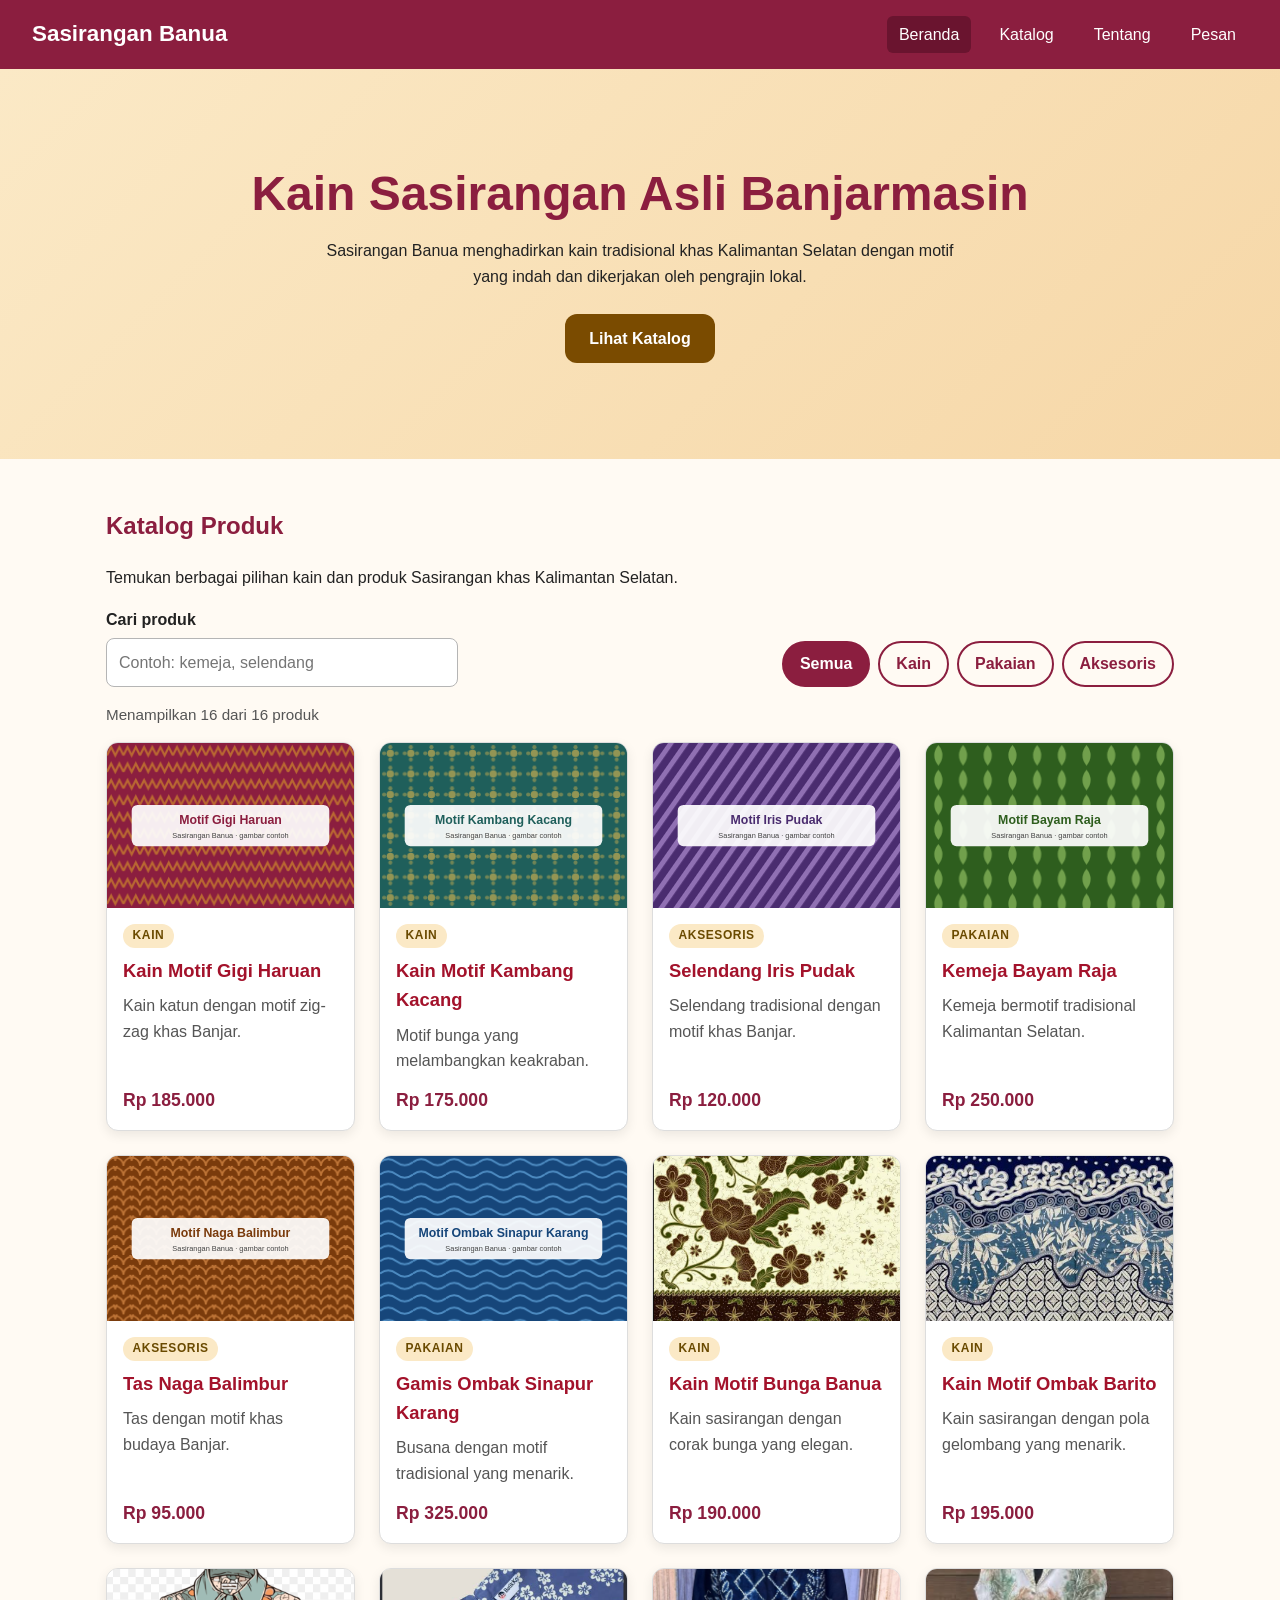
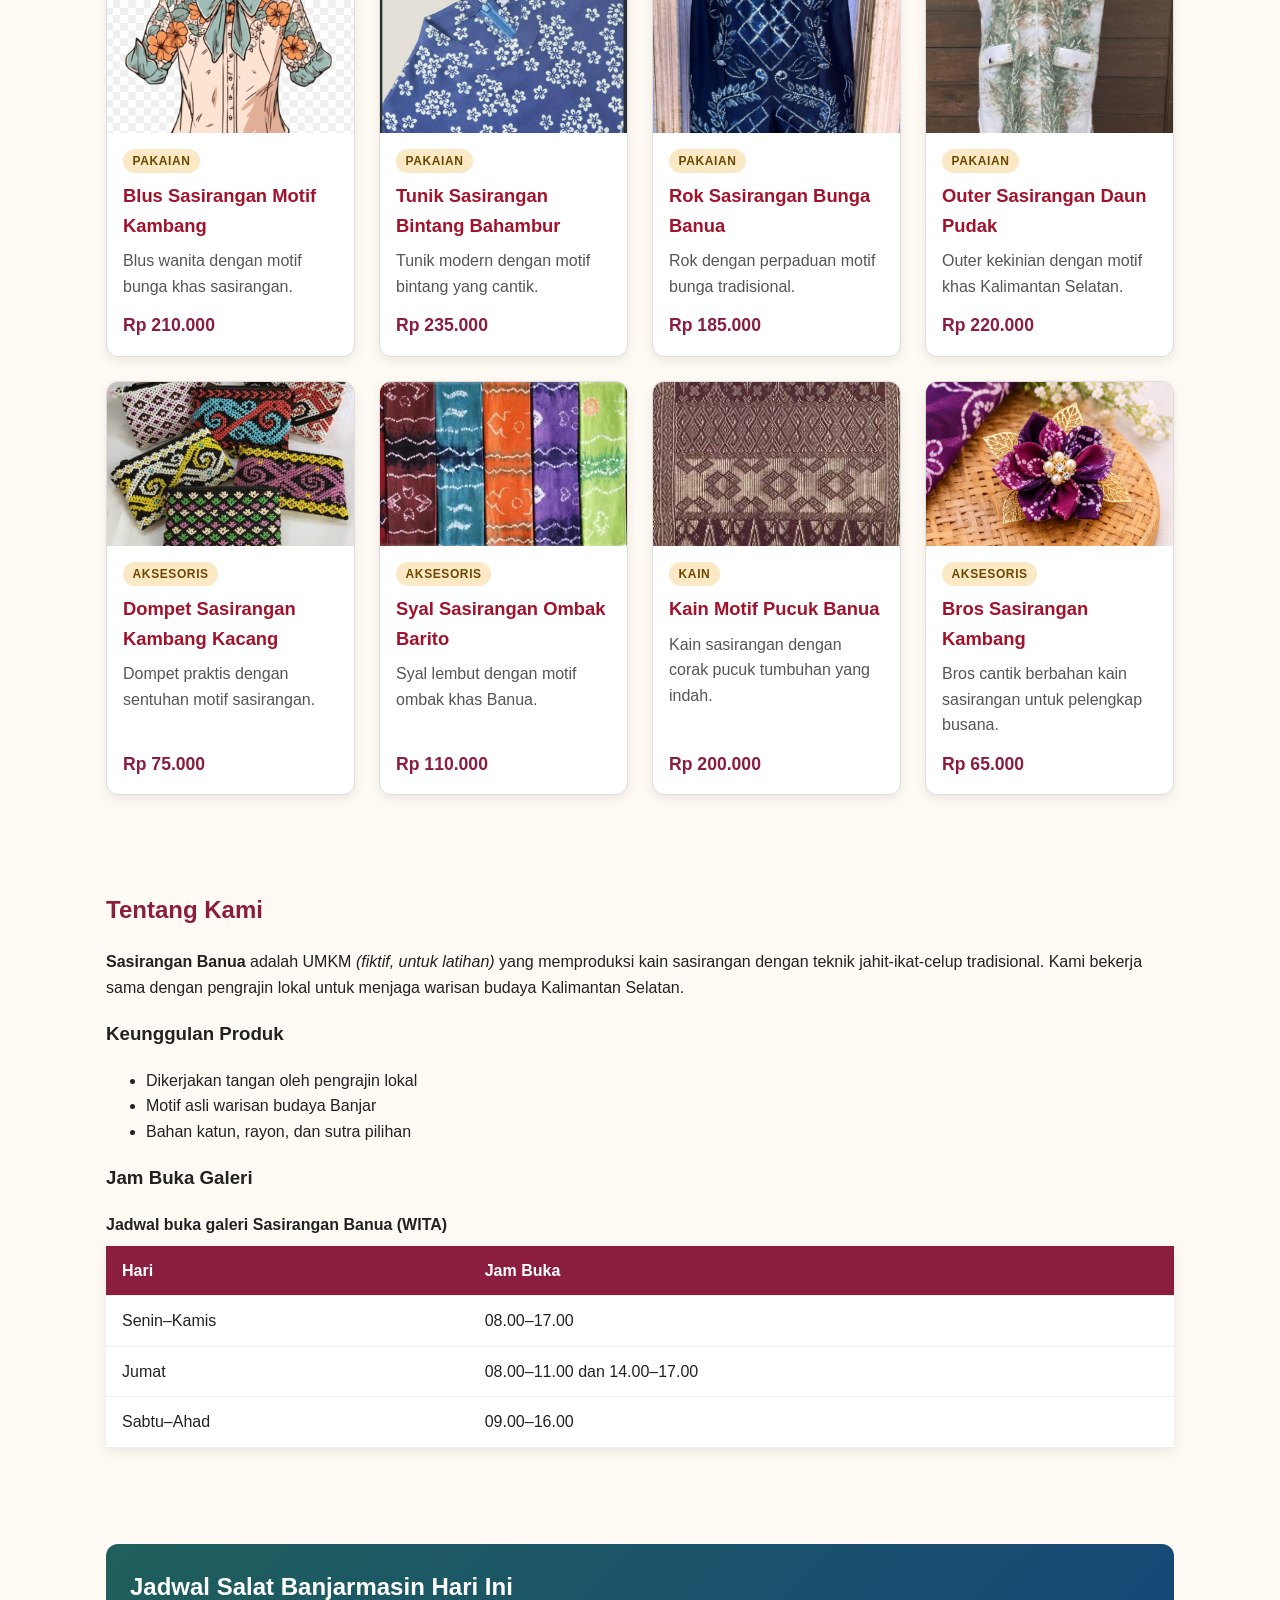
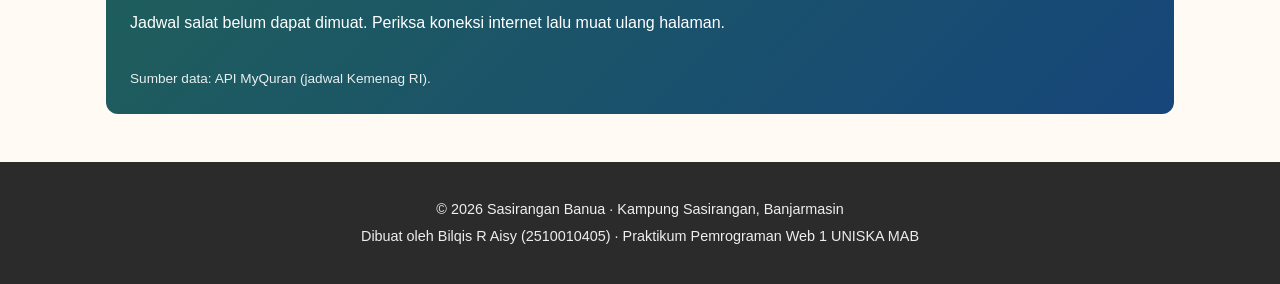
<file: index.html>
<!DOCTYPE html>
<html lang="id">
<head>
    <meta charset="UTF-8">
    <meta name="viewport" content="width=device-width, initial-scale=1.0">
    <meta name="description" content="Katalog kain dan busana Sasirangan khas Banjarmasin.">

    <title>Sasirangan Banua | Kain Khas Banjar</title>
    <link rel="icon" href="img/favicon.ico" type="image/x-icon">
    <link rel="stylesheet" href="css/style.css">
    <script src="js/katalog.js" defer></script>
    <!-- dibantu AI -->
    <script src="js/jadwal-salat.js" defer></script>
</head>

<body>

<!-- ========== HEADER & NAVIGASI ========== -->
<header class="header-situs">

    <p class="logo">
        <a href="index.html">Sasirangan Banua</a>
    </p>

    <nav aria-label="Navigasi utama">
        <ul class="menu">
            <li><a href="index.html" aria-current="page">Beranda</a></li>
            <li><a href="#katalog">Katalog</a></li>
            <li><a href="#tentang">Tentang</a></li>
            <li><a href="kontak.html">Pesan</a></li>
        </ul>
    </nav>

</header>

<!-- ========== KONTEN UTAMA ========== -->
<main>

    <!-- ========== HERO ========== -->
    <section class="hero" id="beranda">

        <h1>Kain Sasirangan Asli Banjarmasin</h1>

        <p>
            Sasirangan Banua menghadirkan kain tradisional
            khas Kalimantan Selatan dengan motif yang indah
            dan dikerjakan oleh pengrajin lokal.
        </p>

        <a class="tombol" href="#katalog">
            Lihat Katalog
        </a>

    </section>

    <!-- ========== KATALOG ========== -->
    <section class="bagian" id="katalog">

        <h2>Katalog Produk</h2>

        <p>
            Temukan berbagai pilihan kain dan produk
            Sasirangan khas Kalimantan Selatan.
        </p>

        <div class="kontrol-katalog">

            <div class="kolom">
                <label for="cari">Cari produk</label>

                <input type="search" id="cari"
                    placeholder="Contoh: kemeja, selendang">
            </div>

            <div class="filter" role="group" aria-label="Filter kategori">

                <button type="button"
                    class="tombol-filter aktif"
                    data-kategori="semua"
                    aria-pressed="true">
                    Semua
                </button>

                <button type="button"
                    class="tombol-filter"
                    data-kategori="kain"
                    aria-pressed="false">
                    Kain
                </button>

                <button type="button"
                    class="tombol-filter"
                    data-kategori="pakaian"
                    aria-pressed="false">
                    Pakaian
                </button>

                <button type="button"
                    class="tombol-filter"
                    data-kategori="aksesoris"
                    aria-pressed="false">
                    Aksesoris
                </button>

            </div>

        </div>

        <p id="info-jumlah" class="info-jumlah" aria-live="polite"></p>

        <div id="daftar-katalog" class="katalog-grid"></div>

        <noscript>
            <p>Aktifkan JavaScript untuk melihat katalog produk.</p>
        </noscript>

    </section>

    <!-- ========== TENTANG ========== -->
    <section class="bagian" id="tentang">

        <h2>Tentang Kami</h2>

        <p>
            <strong>Sasirangan Banua</strong> adalah UMKM
            <em>(fiktif, untuk latihan)</em> yang memproduksi
            kain sasirangan dengan teknik jahit-ikat-celup tradisional.
            Kami bekerja sama dengan pengrajin lokal untuk menjaga
            warisan budaya Kalimantan Selatan.
        </p>

        <h3>Keunggulan Produk</h3>

        <ul>
            <li>Dikerjakan tangan oleh pengrajin lokal</li>
            <li>Motif asli warisan budaya Banjar</li>
            <li>Bahan katun, rayon, dan sutra pilihan</li>
        </ul>

        <h3>Jam Buka Galeri</h3>

        <table>

            <caption>Jadwal buka galeri Sasirangan Banua (WITA)</caption>

            <thead>
                <tr>
                    <th scope="col">Hari</th>
                    <th scope="col">Jam Buka</th>
                </tr>
            </thead>

            <tbody>
                <tr>
                    <td>Senin–Kamis</td>
                    <td>08.00–17.00</td>
                </tr>

                <tr>
                    <td>Jumat</td>
                    <td>08.00–11.00 dan 14.00–17.00</td>
                </tr>

                <tr>
                    <td>Sabtu–Ahad</td>
                    <td>09.00–16.00</td>
                </tr>
            </tbody>

        </table>

    </section>

    <!-- ========== JADWAL SALAT (MODUL 4) ========== -->
    <!-- dibantu AI -->
    <section class="bagian" id="jadwal">

        <div class="jadwal-salat" id="jadwal-salat">

            <h2>Jadwal Salat Banjarmasin Hari Ini</h2>

            <p class="status" aria-live="polite">
                Memuat jadwal salat...
            </p>

            <ul class="daftar-waktu" hidden></ul>

            <p class="sumber">
                Sumber data: API MyQuran (jadwal Kemenag RI).
            </p>

        </div>

    </section>

</main>

<!-- ========== FOOTER ========== -->
<footer class="footer-situs">

    <p>
        &copy; 2026 Sasirangan Banua
        &middot; Kampung Sasirangan, Banjarmasin
    </p>

    <p>
        Dibuat oleh Bilqis R Aisy (2510010405)
        &middot; Praktikum Pemrograman Web 1 UNISKA MAB
    </p>

</footer>

</body>
</html>
</file>
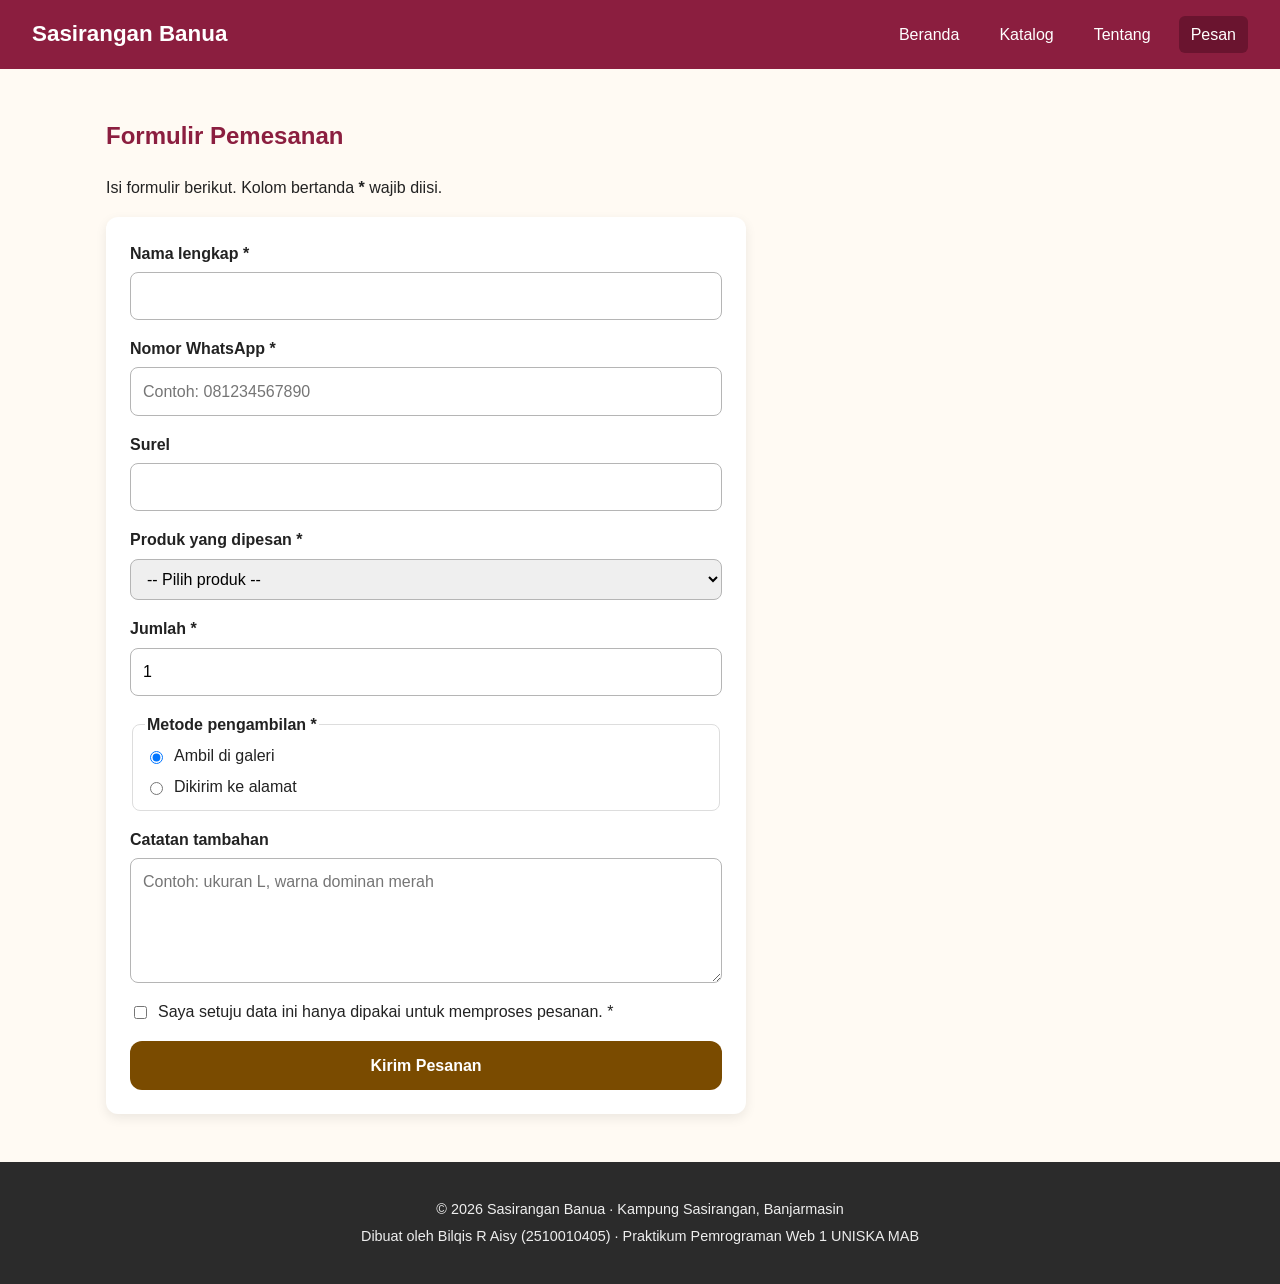
<file: kontak.html>
<!DOCTYPE html>
<html lang="id">
<head>
    <meta charset="UTF-8">
    <meta name="viewport" content="width=device-width, initial-scale=1.0">
    <meta name="description" content="Formulir pemesanan kain dan busana Sasirangan khas Banjarmasin.">

    <title>Sasirangan Banua | Formulir Pemesanan</title>
    <link rel="icon" href="img/favicon.ico" type="image/x-icon">
    <link rel="stylesheet" href="css/style.css">
    <script src="js/form.js" defer></script>
</head>
<body>

<!-- ========== HEADER & NAVIGASI ========== -->
<header class="header-situs">
    <p class="logo">
        <a href="index.html">Sasirangan Banua</a>
    </p>

    <nav aria-label="Navigasi utama">
        <ul class="menu">
            <li><a href="index.html">Beranda</a></li>
            <li><a href="index.html#katalog">Katalog</a></li>
            <li><a href="index.html#tentang">Tentang</a></li>
            <li><a href="kontak.html" aria-current="page">Pesan</a></li>
        </ul>
    </nav>
</header>

<!-- ========== FORMULIR PEMESANAN ========== -->
<main>
    <section class="bagian" id="pesan">
        <h1>Formulir Pemesanan</h1>
        <p>Isi formulir berikut. Kolom bertanda <strong>*</strong> wajib diisi.</p>

        
<form id="form-pesan" class="form-pesan"
      action="#" method="get" novalidate>

    <!-- NAMA LENGKAP -->
    <div class="kolom">
        <label for="nama">Nama lengkap *</label>

        <input type="text" id="nama" name="nama"
            required minlength="3"
            autocomplete="name"
            aria-describedby="error-nama">

        <p class="pesan-error" id="error-nama"></p>
    </div>

    <!-- NOMOR WHATSAPP -->
    <div class="kolom">
        <label for="wa">Nomor WhatsApp *</label>

        <input type="tel" id="wa" name="wa"
            required pattern="08[0-9]{8,11}"
            placeholder="Contoh: 081234567890"
            autocomplete="tel"
            aria-describedby="error-wa">

        <p class="pesan-error" id="error-wa"></p>
    </div>

    <!-- SUREL -->
    <div class="kolom">
        <label for="email">Surel</label>

        <input type="email" id="email" name="email"
            autocomplete="email"
            aria-describedby="error-email">

        <p class="pesan-error" id="error-email"></p>
    </div>

    <!-- PRODUK -->
    <div class="kolom">
        <label for="produk">Produk yang dipesan *</label>

        
<select id="produk" name="produk" required
    aria-describedby="error-produk">

    <option value="">-- Pilih produk --</option>
    <option>Kain Motif Gigi Haruan</option>
    <option>Kain Motif Kambang Kacang</option>
    <option>Selendang Iris Pudak</option>
    <option>Kemeja Bayam Raja</option>
    <option>Tas Naga Balimbur</option>
    <option>Gamis Ombak Sinapur Karang</option>
    <option>Kain Motif Bunga Banua</option>
    <option>Kain Motif Ombak Barito</option>
    <option>Blus Sasirangan Motif Kambang</option>
    <option>Tunik Sasirangan Bintang Bahambur</option>
    <option>Rok Sasirangan Bunga Banua</option>
    <option>Outer Sasirangan Daun Pudak</option>
    <option>Dompet Sasirangan Kambang Kacang</option>
    <option>Syal Sasirangan Ombak Barito</option>
    <option>Kain Motif Pucuk Banua</option>
    <option>Bros Sasirangan Kambang</option>

</select>


        <p class="pesan-error" id="error-produk"></p>
    </div>

    <!-- JUMLAH -->
    <div class="kolom">
        <label for="jumlah">Jumlah *</label>

        <input type="number" id="jumlah" name="jumlah"
            min="1" max="50" value="1" required
            aria-describedby="error-jumlah">

        <p class="pesan-error" id="error-jumlah"></p>
    </div>

    <!-- METODE PENGAMBILAN -->
    <fieldset>
        <legend>Metode pengambilan *</legend>

        <label>
            <input type="radio" name="pengambilan"
                value="Ambil di galeri" checked>
            Ambil di galeri
        </label>

        <label>
            <input type="radio" name="pengambilan"
                value="Dikirim ke alamat">
            Dikirim ke alamat
        </label>
    </fieldset>

    <!-- CATATAN TAMBAHAN -->
    <div class="kolom">
        <label for="catatan">Catatan tambahan</label>

        <textarea id="catatan" name="catatan"
            rows="4" maxlength="300"
            placeholder="Contoh: ukuran L, warna dominan merah"></textarea>
    </div>

    <!-- PERSETUJUAN -->
    <div class="kolom">
        <label class="cek">

            <input type="checkbox" id="setuju"
                name="setuju" required
                aria-describedby="error-setuju">

            Saya setuju data ini hanya dipakai untuk memproses pesanan. *

        </label>

        <p class="pesan-error" id="error-setuju"></p>
    </div>

    <!-- TOMBOL KIRIM -->
    <button type="submit" class="tombol">
        Kirim Pesanan
    </button>

</form>

<!-- RINGKASAN PESANAN -->
<div id="hasil-pesan" class="hasil-pesan" hidden>

    <h2>Ringkasan Pesanan</h2>

    <pre id="ringkasan"></pre>

    <a id="tautan-wa" class="tombol"
        href="#" target="_blank" rel="noopener">
        Lanjutkan ke WhatsApp
    </a>

</div>

</section>
</main>

<!-- ========== FOOTER ========== -->
<footer class="footer-situs">

    <p>
        &copy; 2026 Sasirangan Banua
        &middot; Kampung Sasirangan, Banjarmasin
    </p>

    <p>
        Dibuat oleh Bilqis R Aisy (2510010405)
        &middot; Praktikum Pemrograman Web 1 UNISKA MAB
    </p>

</footer>

</body>
</html>
</file>
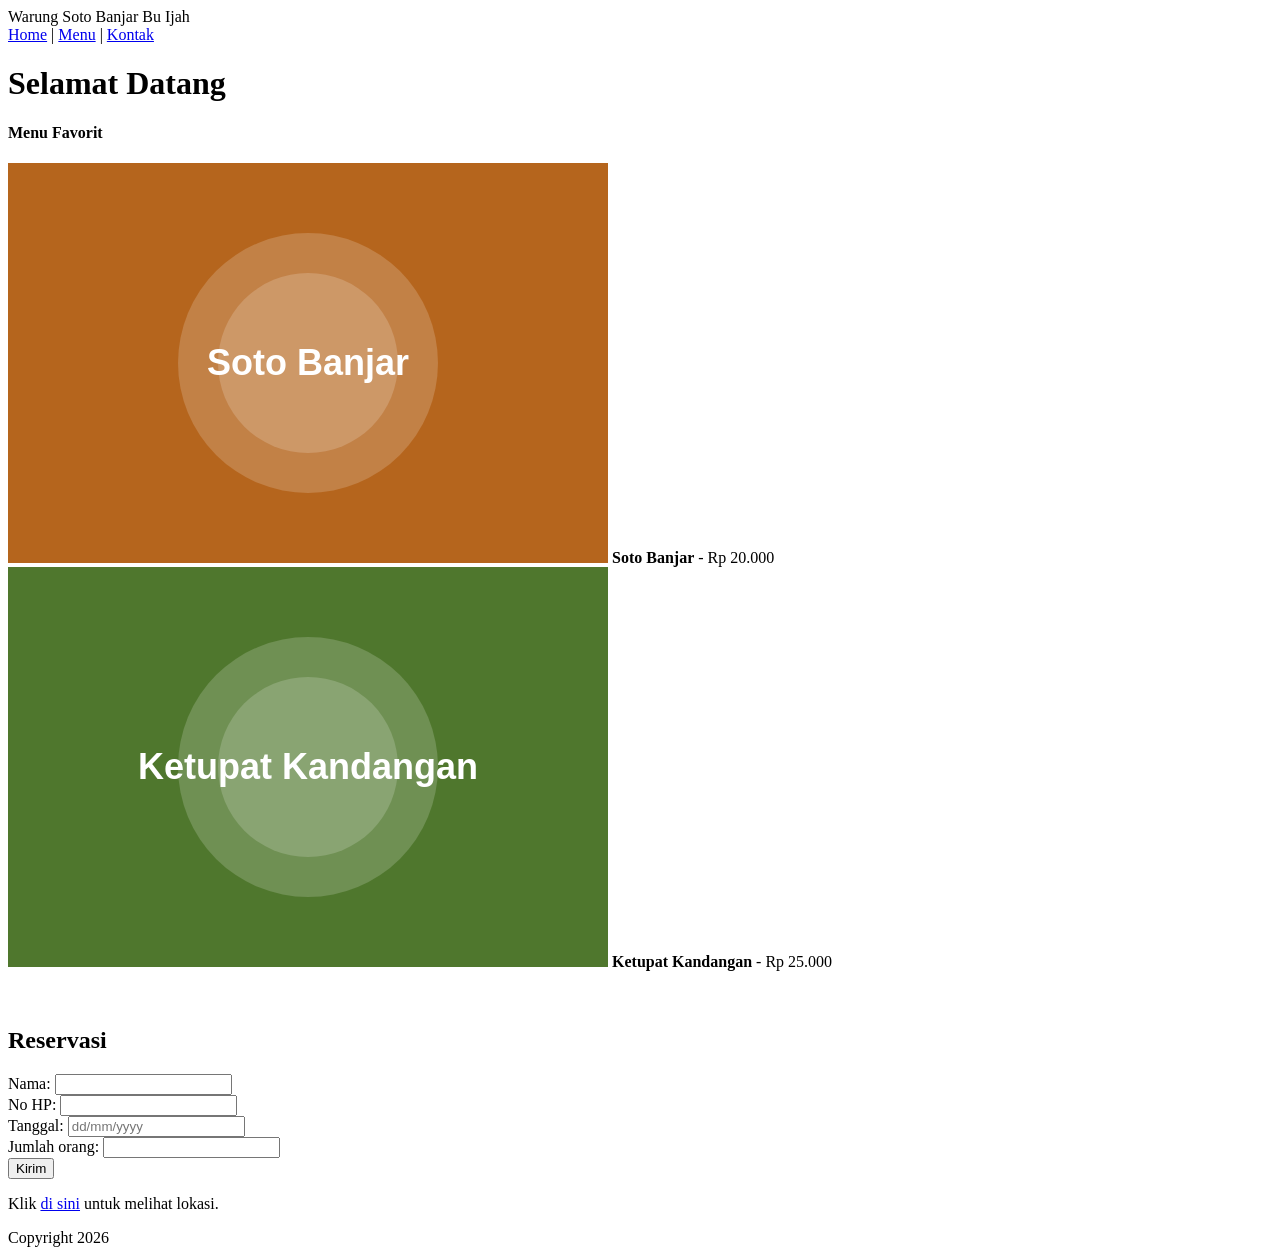
<file: bedah-kode-ai/modul-1-warung-soto.html>
<html>
<head>
<title>Warung Soto</title>
</head>
<body>
<div class="header">
  <div class="judul">Warung Soto Banjar Bu Ijah</div>
  <div class="menu">
    <a href="#">Home</a> | <a href="#">Menu</a> | <a href="#">Kontak</a>
  </div>
</div>
<div class="konten">
  <h1>Selamat Datang</h1>
  <h4>Menu Favorit</h4>
  <img src="img/soto-banjar.svg">
  <b>Soto Banjar</b> - Rp 20.000<br>
  <img src="img/ketupat-kandangan.svg">
  <b>Ketupat Kandangan</b> - Rp 25.000<br>
  <br><br>
  <h2>Reservasi</h2>
  <form>
    Nama: <input type="text"><br>
    No HP: <input type="text"><br>
    Tanggal: <input type="text" placeholder="dd/mm/yyyy"><br>
    Jumlah orang: <input type="text"><br>
    <input type="submit" value="Kirim">
  </form>
  <p>Klik <a href="https://maps.google.com">di sini</a> untuk melihat lokasi.</p>
</div>
<div class="footer">Copyright 2026</div>
</body>
</html>
</file>
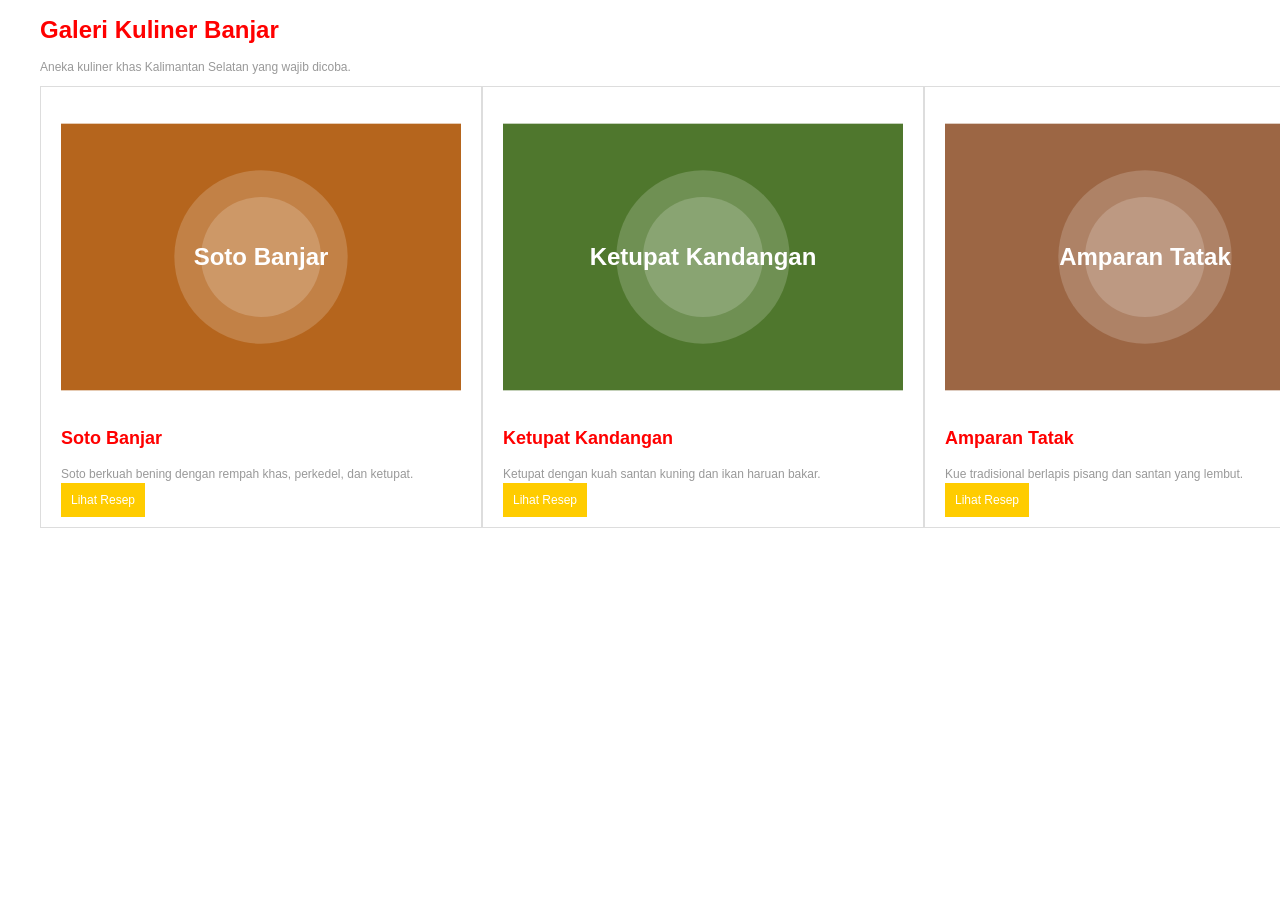
<file: bedah-kode-ai/modul-2-galeri.html>
<!DOCTYPE html>
<html lang="id">
<head>
  <meta charset="UTF-8">
  <meta name="viewport" content="width=device-width, initial-scale=1.0">
  <title>Galeri Kuliner Banjar</title>
  <link rel="stylesheet" href="modul-2-galeri.css">
</head>
<body>
  <main class="container">
    <h1 id="judul-utama">Galeri Kuliner Banjar</h1>
    <p>Aneka kuliner khas Kalimantan Selatan yang wajib dicoba.</p>

    <div class="galeri">
      <article class="kartu">
        <img src="img/soto-banjar.svg" alt="Semangkuk soto banjar">
        <h3>Soto Banjar</h3>
        <p>Soto berkuah bening dengan rempah khas, perkedel, dan ketupat.</p>
        <a href="#" class="tombol">Lihat Resep</a>
      </article>

      <article class="kartu">
        <img src="img/ketupat-kandangan.svg" alt="Ketupat kandangan dengan kuah santan">
        <h3>Ketupat Kandangan</h3>
        <p>Ketupat dengan kuah santan kuning dan ikan haruan bakar.</p>
        <a href="#" class="tombol">Lihat Resep</a>
      </article>

      <article class="kartu">
        <img src="img/amparan-tatak.svg" alt="Potongan kue amparan tatak">
        <h3>Amparan Tatak</h3>
        <p>Kue tradisional berlapis pisang dan santan yang lembut.</p>
        <a href="#" class="tombol">Lihat Resep</a>
      </article>
    </div>
  </main>
</body>
</html>
</file>
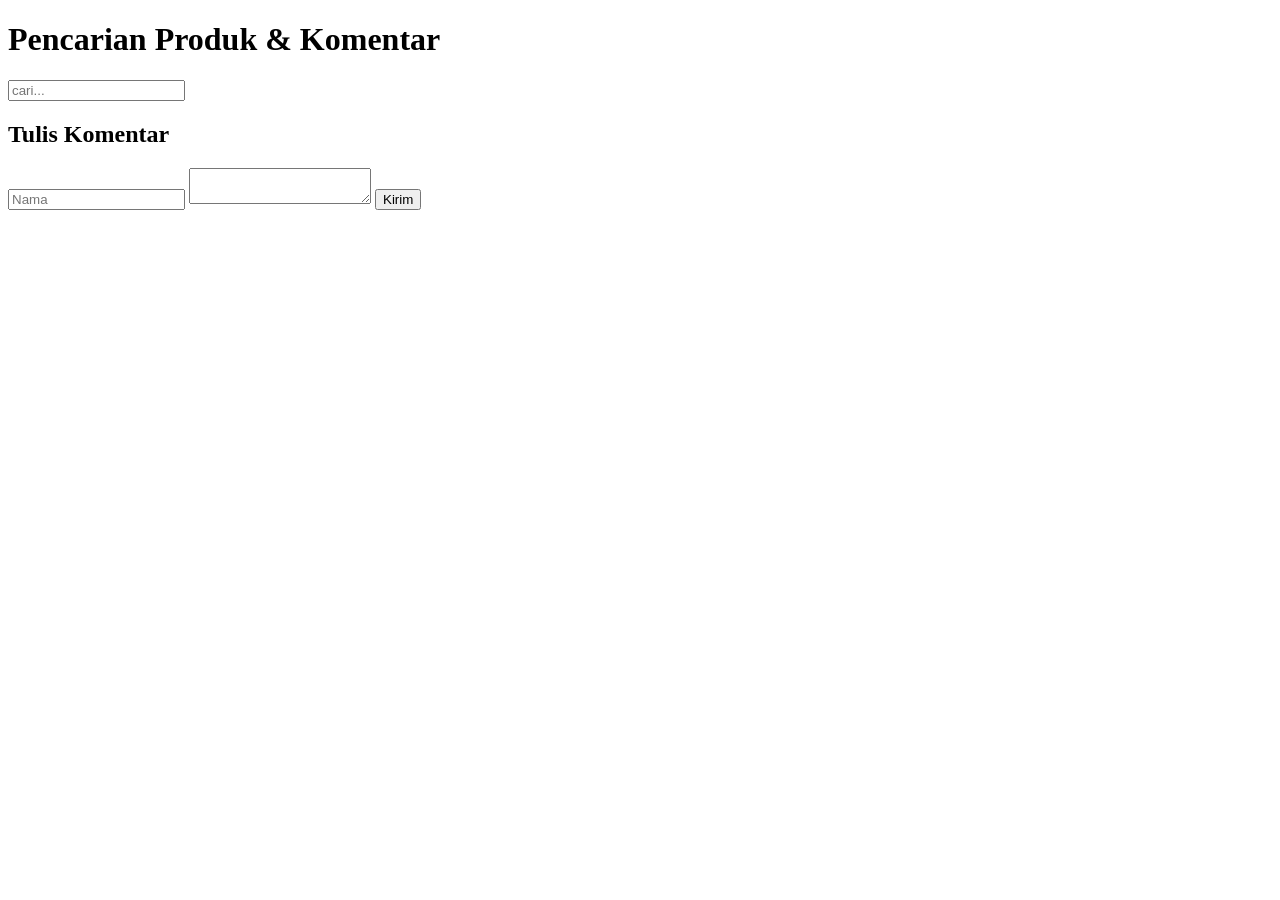
<file: bedah-kode-ai/modul-3-komentar.html>
<!DOCTYPE html>
<html lang="id">
<head>
  <meta charset="UTF-8">
  <meta name="viewport" content="width=device-width, initial-scale=1.0">
  <title>Bedah Kode AI - Modul 3</title>
</head>
<body>
  <h1>Pencarian Produk &amp; Komentar</h1>

  <input id="cari" placeholder="cari...">
  <div id="hasil"></div>

  <h2>Tulis Komentar</h2>
  <input id="nama" placeholder="Nama">
  <textarea id="komentar"></textarea>
  <button onclick="kirim()">Kirim</button>
  <div id="daftar-komentar"></div>

  <script>
    var produk = ["Kain Gigi Haruan", "Selendang Iris Pudak", "Kemeja Bayam Raja"];

    document.getElementById("cari").onkeyup = function () {
      var kata = document.getElementById("cari").value;
      var hasil = "";
      for (var i = 0; i <= produk.length; i++) {
        if (produk[i].indexOf(kata) != -1) {
          hasil += "<p>" + produk[i] + "</p>";
        }
      }
      document.getElementById("hasil").innerHTML = hasil;
    };

    function kirim() {
      var nama = document.getElementById("nama").value;
      var komentar = document.getElementById("komentar").value;
      if (nama == "" || komentar == "") {
        alert("isi dulu!");
      }
      document.getElementById("daftar-komentar").innerHTML +=
        "<p><b>" + nama + "</b>: " + komentar + "</p>";
    }
  </script>
</body>
</html>
</file>
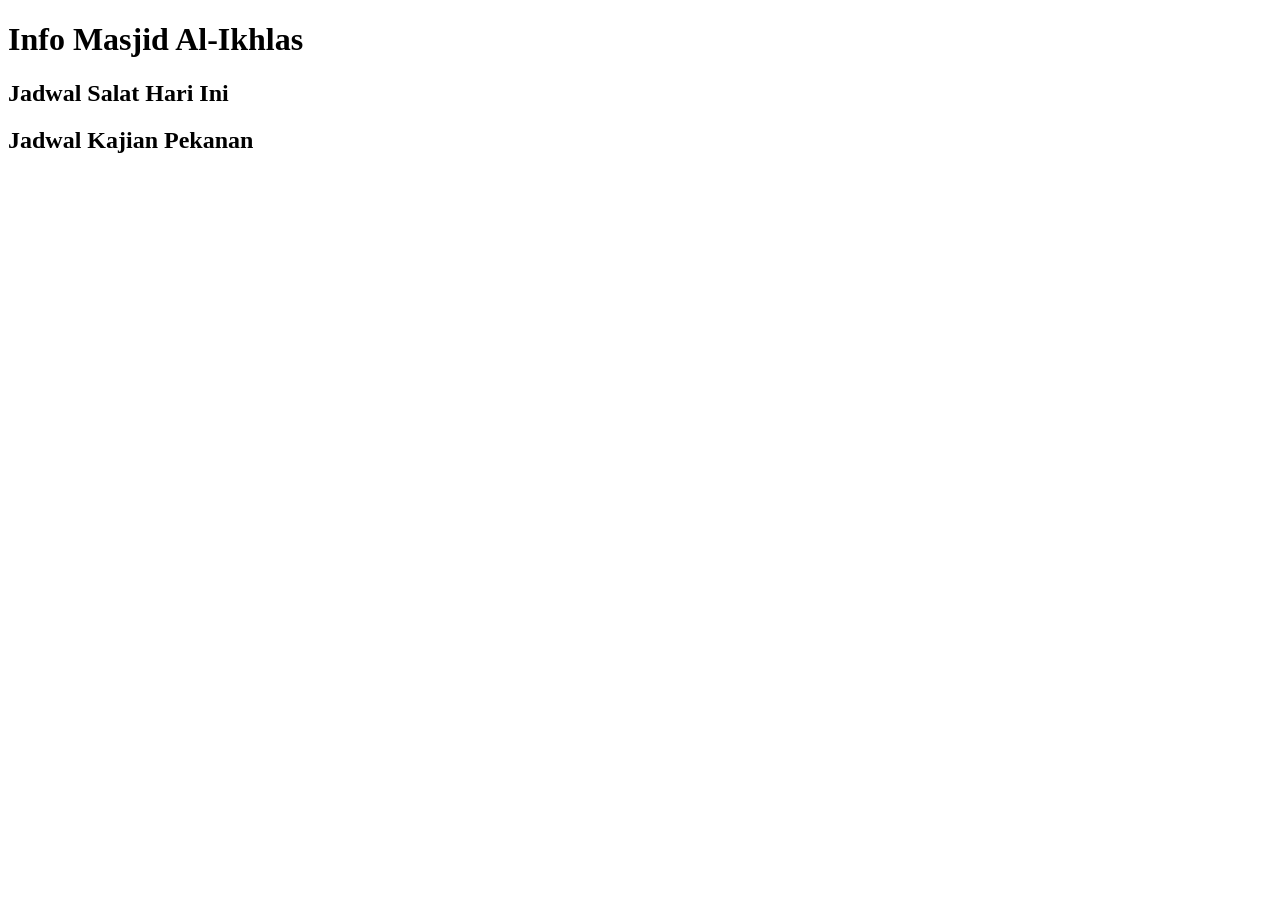
<file: bedah-kode-ai/modul-4-masjid.html>
<!DOCTYPE html>
<html lang="id">
<head>
  <meta charset="UTF-8">
  <meta name="viewport" content="width=device-width, initial-scale=1.0">
  <title>Bedah Kode AI - Modul 4</title>
  <script src="modul-4-masjid.js" defer></script>
</head>
<body>
  <h1>Info Masjid Al-Ikhlas</h1>

  <h2>Jadwal Salat Hari Ini</h2>
  <div id="jadwal"></div>

  <h2>Jadwal Kajian Pekanan</h2>
  <ul id="daftar-kajian"></ul>
</body>
</html>
</file>
<file: css/style.css>
:root {
    --warna-utama: #8b1e3f;
    --warna-utama-gelap: #6a142f;
    --warna-aksen: #e0a526;
    --warna-krem: #fbe9c6;
    --warna-teks: #222222;
    --warna-teks-lembut: #555555;
    --warna-latar: #fffaf3;
    --warna-kartu: #ffffff;
    --radius: 12px;
    --bayangan: 0 4px 12px rgba(0, 0, 0, 0.08);
    --lebar-maks: 1100px;
}

*,
*::before,
*::after {
    box-sizing: border-box;
}

html {
    scroll-behavior: smooth;
    scroll-padding-top: 7rem;
}

body {
    margin: 0;
    font-family: Arial, Helvetica, sans-serif;
    font-size: 1rem;
    line-height: 1.6;
    color: var(--warna-teks);
    background-color: var(--warna-latar);
}

img {
    display: block;
    max-width: 100%;
    height: auto;
}

a {
    color: var(--warna-utama);
}

a:focus-visible,
button:focus-visible,
input:focus-visible,
select:focus-visible,
textarea:focus-visible {
    outline: 3px solid #1d4ed8;
    outline-offset: 2px;
}

.header-situs {
    position: sticky;
    top: 0;
    z-index: 10;

    display: flex;
    flex-direction: column;
    align-items: center;
    gap: 0.5rem;

    padding: 1rem;
    background-color: var(--warna-utama);
    color: white;
}

.logo {
    margin: 0;
    font-size: 1.4rem;
    font-weight: 700;
}

.logo a {
    color: inherit;
    text-decoration: none;
}

.menu {
    display: flex;
    flex-wrap: wrap;
    justify-content: center;
    gap: 0.25rem 1rem;

    margin: 0;
    padding: 0;
    list-style: none;
}

.menu a {
    display: block;
    padding: 0.35rem 0.75rem;
    border-radius: 6px;
    color: white;
    text-decoration: none;
}

.menu a:hover,
.menu a[aria-current="page"] {
    background-color: var(--warna-utama-gelap);
}

.header-situs a:focus-visible {
    outline-color: white;
}

.hero {
    padding: 4rem 1rem;
    text-align: center;
    background: linear-gradient(
        135deg,
        var(--warna-krem),
        #f6d7a7
    );
}

.hero h1 {
    margin: 0 0 1rem;
    font-size: clamp(1.8rem, 5vw, 3rem);
    line-height: 1.2;
    color: var(--warna-utama);
}

.hero p {
    max-width: 40rem;
    margin: 0 auto 1.5rem;
}

.tombol {
    display: inline-block;
    padding: 0.75rem 1.5rem;

    border: none;
    border-radius: var(--radius);

    background-color: #7a4b00;
    color: white;

    font: inherit;
    font-weight: 600;
    text-decoration: none;
    cursor: pointer;

    transition: background-color 0.2s ease,
                transform 0.2s ease;
}

.tombol:hover {
    background-color: #593700;
    transform: translateY(-2px);
}

.bagian {
    width: min(100%, var(--lebar-maks));
    margin-inline: auto;
    padding: 3rem 1rem;
}

.bagian h1,
.bagian h2 {
    margin-top: 0;
    color: var(--warna-utama);
}

.katalog-grid {
    display: grid;
    grid-template-columns: repeat(
        auto-fill,
        minmax(240px, 1fr)
    );
    gap: 1.5rem;
}

.kartu {
    display: flex;
    flex-direction: column;

    min-width: 0;
    overflow: hidden;

    border: 1px solid #dddddd;
    border-radius: var(--radius);

    background-color: var(--warna-kartu);
    box-shadow: var(--bayangan);

    transition: transform 0.2s ease;
}

.kartu:hover {
    transform: translateY(-4px);
}

.kartu img {
    display: block;
    width: 100%;
    height: auto;
    aspect-ratio: 3 / 2;
    object-fit: cover;
}

.kartu-isi {
    display: flex;
    flex-direction: column;
    flex-grow: 1;
    padding: 1rem;
}

.kartu h3 {
    margin: 0 0 0.5rem;
    font-size: 1.15rem;
    color: #a3122b;
}

.kartu p {
    margin: 0 0 0.75rem;
    color: var(--warna-teks-lembut);
}

.kartu .harga {
    margin-top: auto;
    margin-bottom: 0;
    font-size: 1.1rem;
    font-weight: 700;
    color: var(--warna-utama);
}

table {
    width: 100%;
    border-collapse: collapse;
    background-color: white;
    box-shadow: var(--bayangan);
}

caption {
    margin-bottom: 0.5rem;
    font-weight: 600;
    text-align: left;
}

th,
td {
    padding: 0.75rem 1rem;
    border-bottom: 1px solid #eeeeee;
    text-align: left;
}

thead th {
    background-color: var(--warna-utama);
    color: white;
}

.form-pesan {
    display: grid;
    gap: 1rem;

    max-width: 40rem;
    padding: 1.5rem;

    border-radius: var(--radius);
    background-color: white;
    box-shadow: var(--bayangan);
}

.kolom {
    display: flex;
    flex-direction: column;
    gap: 0.35rem;
}

label,
legend {
    font-weight: 600;
}

input,
select,
textarea {
    width: 100%;
    padding: 0.65rem 0.75rem;

    border: 1px solid #b5b5b5;
    border-radius: 8px;

    font: inherit;
}

fieldset {
    display: flex;
    flex-direction: column;
    gap: 0.35rem;

    border: 1px solid #dddddd;
    border-radius: 8px;
}

fieldset label,
.cek {
    display: flex;
    align-items: center;
    gap: 0.5rem;
    font-weight: 400;
}

input[type="radio"],
input[type="checkbox"] {
    width: auto;
}

/* 10. FOOTER */
.footer-situs {
    padding: 2rem 1rem;
    background-color: #2b2b2b;
    color: #eeeeee;
    font-size: 0.9rem;
    text-align: center;
}

.footer-situs p {
    margin: 0.25rem 0;
}

/* 11. RESPONSIF TABLET DAN DESKTOP */
@media (min-width: 768px) {
    .header-situs {
        flex-direction: row;
        justify-content: space-between;
        padding-inline: 2rem;
    }

    .hero {
        padding: 6rem 2rem;
    }
}

@media (prefers-reduced-motion: reduce) {
    html {
        scroll-behavior: auto;
    }

    * {
        transition: none !important;
    }
}

/* ---------- 12. Komponen Interaktif Modul 3 ---------- */

.kontrol-katalog {
    display: flex;
    flex-direction: column;
    gap: 1rem;
    margin-bottom: 1rem;
}

.filter {
    display: flex;
    flex-wrap: wrap;
    gap: 0.5rem;
}

.tombol-filter {
    padding: 0.5rem 1rem;
    border: 2px solid var(--warna-utama);
    border-radius: 999px;
    background-color: transparent;
    color: var(--warna-utama);
    font: inherit;
    font-weight: 600;
    cursor: pointer;
}

.tombol-filter:hover,
.tombol-filter.aktif {
    background-color: var(--warna-utama);
    color: #ffffff;
}

.info-jumlah {
    color: var(--warna-teks-lembut);
    font-size: 0.95rem;
}

.label-kategori {
    align-self: flex-start;
    margin-bottom: 0.5rem;
    padding: 0.15rem 0.6rem;
    border-radius: 999px;
    background-color: var(--warna-krem);
    color: #6a4a00;
    font-size: 0.75rem;
    font-weight: 700;
    letter-spacing: 0.05em;
    text-transform: uppercase;
}

.pesan-error {
    margin: 0;
    color: #b00020;
    font-size: 0.9rem;
}

.pesan-error:empty {
    display: none;
}

[aria-invalid="true"] {
    border-color: #b00020;
    background-color: #fff5f6;
}

.hasil-pesan {
    max-width: 40rem;
    margin-top: 2rem;
    padding: 1.5rem;
    border-left: 6px solid var(--warna-aksen);
    border-radius: var(--radius);
    background-color: var(--warna-kartu);
    box-shadow: var(--bayangan);
}

.hasil-pesan h2 {
    margin-top: 0;
}

.hasil-pesan pre {
    white-space: pre-wrap;
    font-family: inherit;
}

@media (min-width: 768px) {

    .kontrol-katalog {
        flex-direction: row;
        align-items: flex-end;
        justify-content: space-between;
    }

    .kontrol-katalog .kolom {
        flex: 1;
        max-width: 22rem;
    }

}


/* dibantu AI */
/* ---------- 13. Widget jadwal salat (Modul 4) ---------- */

.jadwal-salat {
    padding: 1.5rem;
    border-radius: var(--radius);
    background: linear-gradient(135deg, #1f5f5b, #16467a);
    color: #ffffff;
}

.jadwal-salat h2 {
    margin: 0 0 0.25rem;
    color: #ffffff;
}

.jadwal-salat .status {
    margin: 0 0 1rem;
}

.daftar-waktu {
    display: grid;
    grid-template-columns: repeat(auto-fit, minmax(110px, 1fr));
    gap: 0.75rem;
    margin: 0;
    padding: 0;
    list-style: none;
}

.daftar-waktu li {
    display: flex;
    flex-direction: column;
    align-items: center;
    padding: 0.75rem;
    border-radius: 10px;
    background-color: rgba(255, 255, 255, 0.15);
}

.daftar-waktu strong {
    font-size: 1.4rem;
}

.jadwal-salat .sumber {
    margin: 1rem 0 0;
    font-size: 0.85rem;
    opacity: 0.9;
}
</file>
<file: bedah-kode-ai/modul-2-galeri.css>
body {
  font-family: Arial;
  font-size: 12px;
  color: #999;
}

.container {
  width: 1200px;
  margin: 0 auto;
}

#judul-utama {
  color: red !important;
}

.galeri {
  display: flex;
}

.kartu {
  width: 400px;
  float: left;
  padding: 20px;
  border: 1px solid #ddd;
}

.kartu img {
  width: 400px;
  height: 300px;
}

.kartu h3 {
  color: red !important;
  font-size: 18px;
}

.tombol {
  background: #ffcc00;
  color: #fff;
  padding: 10px;
  text-decoration: none;
}

a:focus {
  outline: none;
}

@media (max-width: 1200px) {
  .kartu {
    width: 33%;
  }
}
</file>
